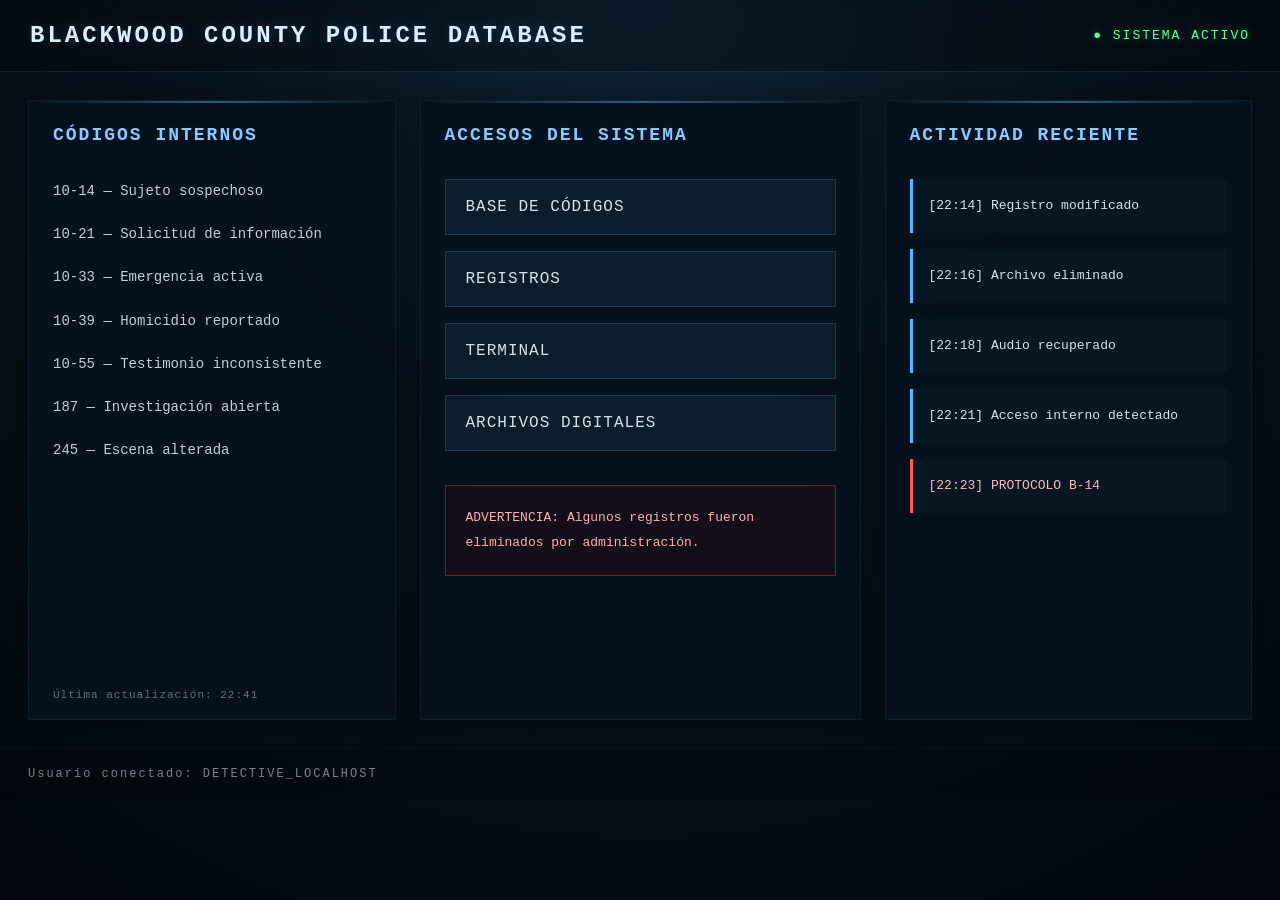
<file: sistema/index.html>
<!DOCTYPE html>
<html lang="es">

<head>

    <meta charset="UTF-8">

    <meta name="viewport"
          content="width=device-width, initial-scale=1.0">

    <title>BLACKWOOD COUNTY POLICE DATABASE</title>

    <link rel="stylesheet"
          href="sistema.css">

</head>

<body>

    <!-- ================================================= -->
    <!-- ==================== HEADER ===================== -->
    <!-- ================================================= -->

    <header class="system-header">

        <div class="system-title">

            BLACKWOOD COUNTY POLICE DATABASE

        </div>

        <div class="system-status">

            ● SISTEMA ACTIVO

        </div>

    </header>

    <!-- ================================================= -->
    <!-- ===================== GRID ====================== -->
    <!-- ================================================= -->

    <main class="dashboard-grid">

        <!-- ============================================= -->
        <!-- ================= IZQUIERDA ================= -->
        <!-- ============================================= -->

        <section class="panel">

            <h2 class="panel-title">

                CÓDIGOS INTERNOS

            </h2>

            <div class="code-line">

                10-14 — Sujeto sospechoso

            </div>

            <div class="code-line">

                10-21 — Solicitud de información

            </div>

            <div class="code-line">

                10-33 — Emergencia activa

            </div>

            <div class="code-line">

                10-39 — Homicidio reportado

            </div>

            <div class="code-line">

                10-55 — Testimonio inconsistente

            </div>

            <div class="code-line">

                187 — Investigación abierta

            </div>

            <div class="code-line">

                245 — Escena alterada

            </div>

            <div class="update-time">

                Última actualización:
                22:41

            </div>

        </section>

        <!-- ============================================= -->
        <!-- ================== CENTRO =================== -->
        <!-- ============================================= -->

        <section class="panel">

            <h2 class="panel-title">

                ACCESOS DEL SISTEMA

            </h2>

            <a href="codigos.html"
               class="access-btn">

                BASE DE CÓDIGOS

            </a>

            <a href="inconsistencia.html"
               class="access-btn">

                REGISTROS

            </a>

            <a href="interno.html"
               class="access-btn">

                TERMINAL

            </a>

            <a href="audio.html"
               class="access-btn">

                ARCHIVOS DIGITALES

            </a>

            <div class="warning-box">

                ADVERTENCIA:
                Algunos registros fueron eliminados
                por administración.

            </div>

        </section>

        <!-- ============================================= -->
        <!-- ================== DERECHA ================== -->
        <!-- ============================================= -->

        <section class="panel">

            <h2 class="panel-title">

                ACTIVIDAD RECIENTE

            </h2>

            <div class="activity-line">

                [22:14]
                Registro modificado

            </div>

            <div class="activity-line">

                [22:16]
                Archivo eliminado

            </div>

            <div class="activity-line">

                [22:18]
                Audio recuperado

            </div>

            <div class="activity-line">

                [22:21]
                Acceso interno detectado

            </div>

            <a href="b14.html"
               class="activity-line restricted-line">

                [22:23]
                PROTOCOLO B-14

            </a>

        </section>

    </main>

    <!-- ================================================= -->
    <!-- ==================== FOOTER ===================== -->
    <!-- ================================================= -->

    <footer class="system-footer">

        Usuario conectado:
        DETECTIVE_LOCALHOST

    </footer>

</body>

</html>
</file>
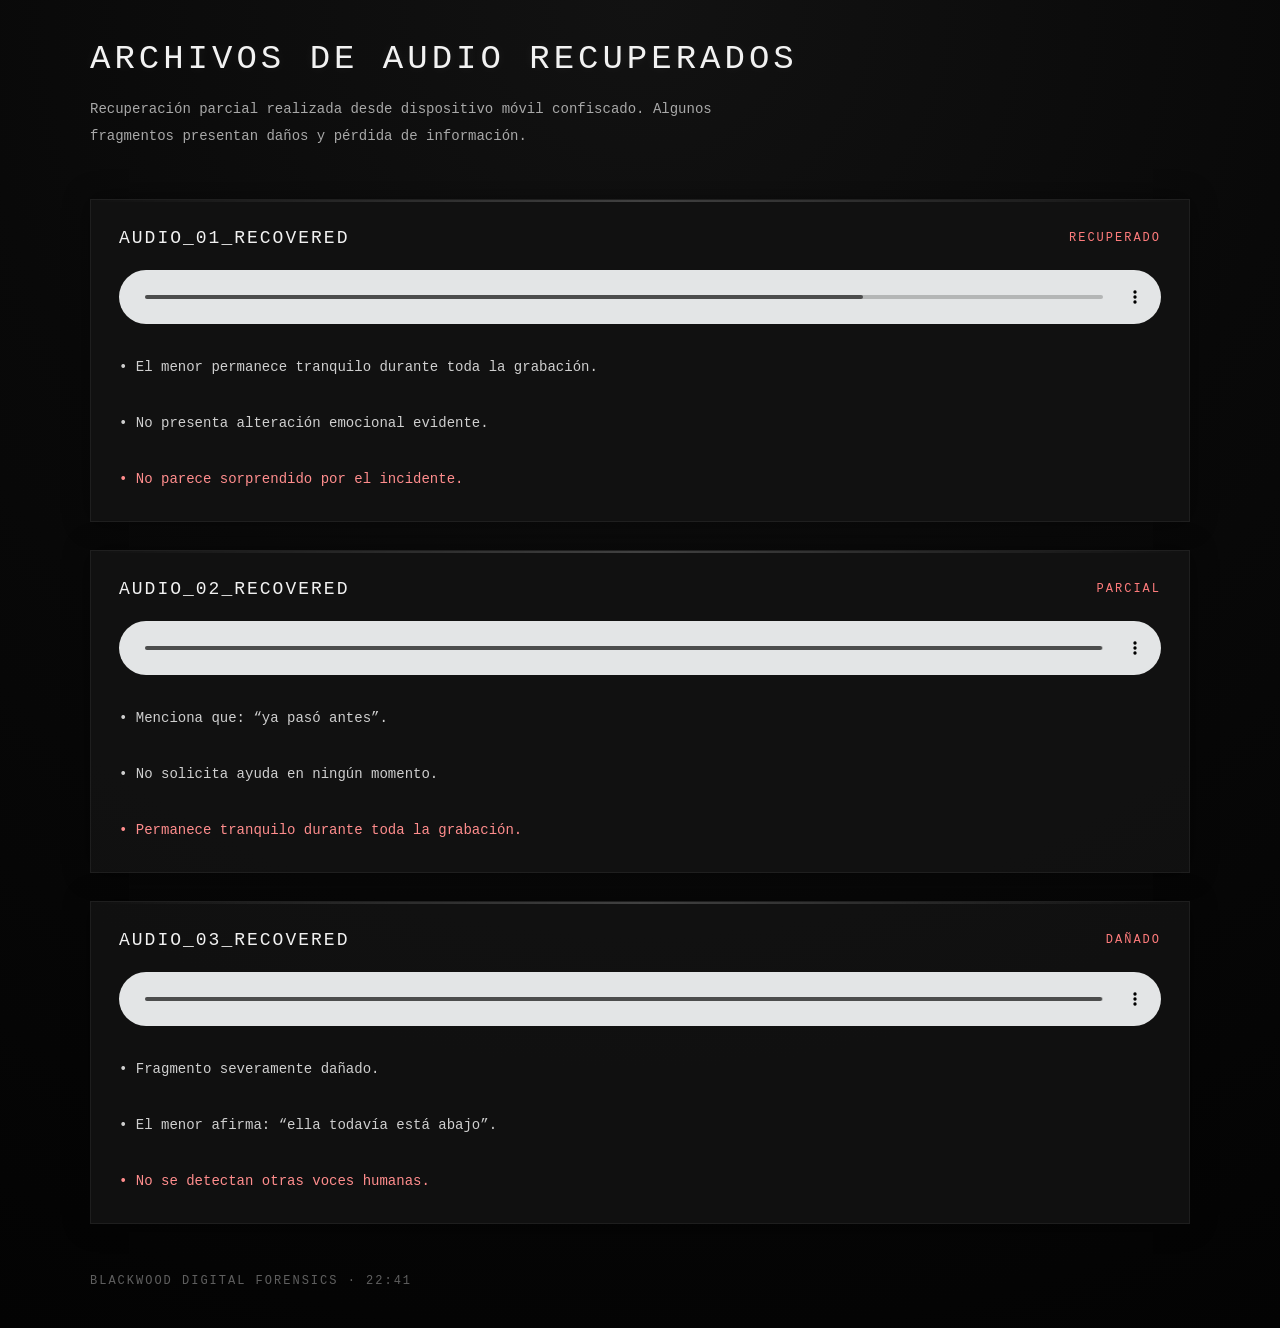
<file: sistema/audio.html>
<!DOCTYPE html>
<html lang="es">

<head>

    <meta charset="UTF-8">

    <meta name="viewport"
          content="width=device-width, initial-scale=1.0">

    <title>ARCHIVOS RECUPERADOS</title>

    <link rel="stylesheet"
          href="audio.css">

</head>

<body>

    <div class="audio-container">

        <!-- ============================================= -->
        <!-- =================== HEADER ================== -->
        <!-- ============================================= -->

        <div class="audio-header">

            <div class="audio-title">

                ARCHIVOS DE AUDIO RECUPERADOS

            </div>

            <div class="audio-subtitle">

                Recuperación parcial realizada
                desde dispositivo móvil confiscado.
                Algunos fragmentos presentan
                daños y pérdida de información.

            </div>

        </div>

        <!-- ============================================= -->
        <!-- ==================== AUDIO 1 ================ -->
        <!-- ============================================= -->

        <div class="audio-box">

            <div class="audio-top">

                <div class="audio-name">

                    AUDIO_01_RECOVERED

                </div>

                <div class="audio-status">

                    RECUPERADO

                </div>

            </div>

            <audio controls>

                <source src="audio1.mp3"
                        type="audio/mpeg">

            </audio>

            <div class="audio-notes">

                • El menor permanece tranquilo
                durante toda la grabación.<br><br>

                • No presenta alteración emocional
                evidente.<br><br>

                <span class="red-note">

                    • No parece sorprendido
                    por el incidente.

                </span>

            </div>

        </div>

        <!-- ============================================= -->
        <!-- ==================== AUDIO 2 ================ -->
        <!-- ============================================= -->

        <div class="audio-box">

            <div class="audio-top">

                <div class="audio-name">

                    AUDIO_02_RECOVERED

                </div>

                <div class="audio-status">

                    PARCIAL

                </div>

            </div>

            <audio controls>

                <source src="audio2.mp3"
                        type="audio/mpeg">

            </audio>

            <div class="audio-notes">

                • Menciona que:
                “ya pasó antes”.<br><br>

                • No solicita ayuda
                en ningún momento.<br><br>

                <span class="red-note">

                    • Permanece tranquilo
                    durante toda la grabación.

                </span>

            </div>

        </div>

        <!-- ============================================= -->
        <!-- ==================== AUDIO 3 ================ -->
        <!-- ============================================= -->

        <div class="audio-box">

            <div class="audio-top">

                <div class="audio-name">

                    AUDIO_03_RECOVERED

                </div>

                <div class="audio-status">

                    DAÑADO

                </div>

            </div>

            <audio controls>

                <source src="audio3.mp3"
                        type="audio/mpeg">

            </audio>

            <div class="audio-notes">

                • Fragmento severamente dañado.<br><br>

                • El menor afirma:
                “ella todavía está abajo”.<br><br>

                <span class="red-note">

                    • No se detectan
                    otras voces humanas.

                </span>

            </div>

        </div>

        <!-- ============================================= -->
        <!-- ==================== FOOTER ================= -->
        <!-- ============================================= -->

        <div class="audio-footer">

            BLACKWOOD DIGITAL FORENSICS · 22:41

        </div>

    </div>

</body>

</html>
</file>
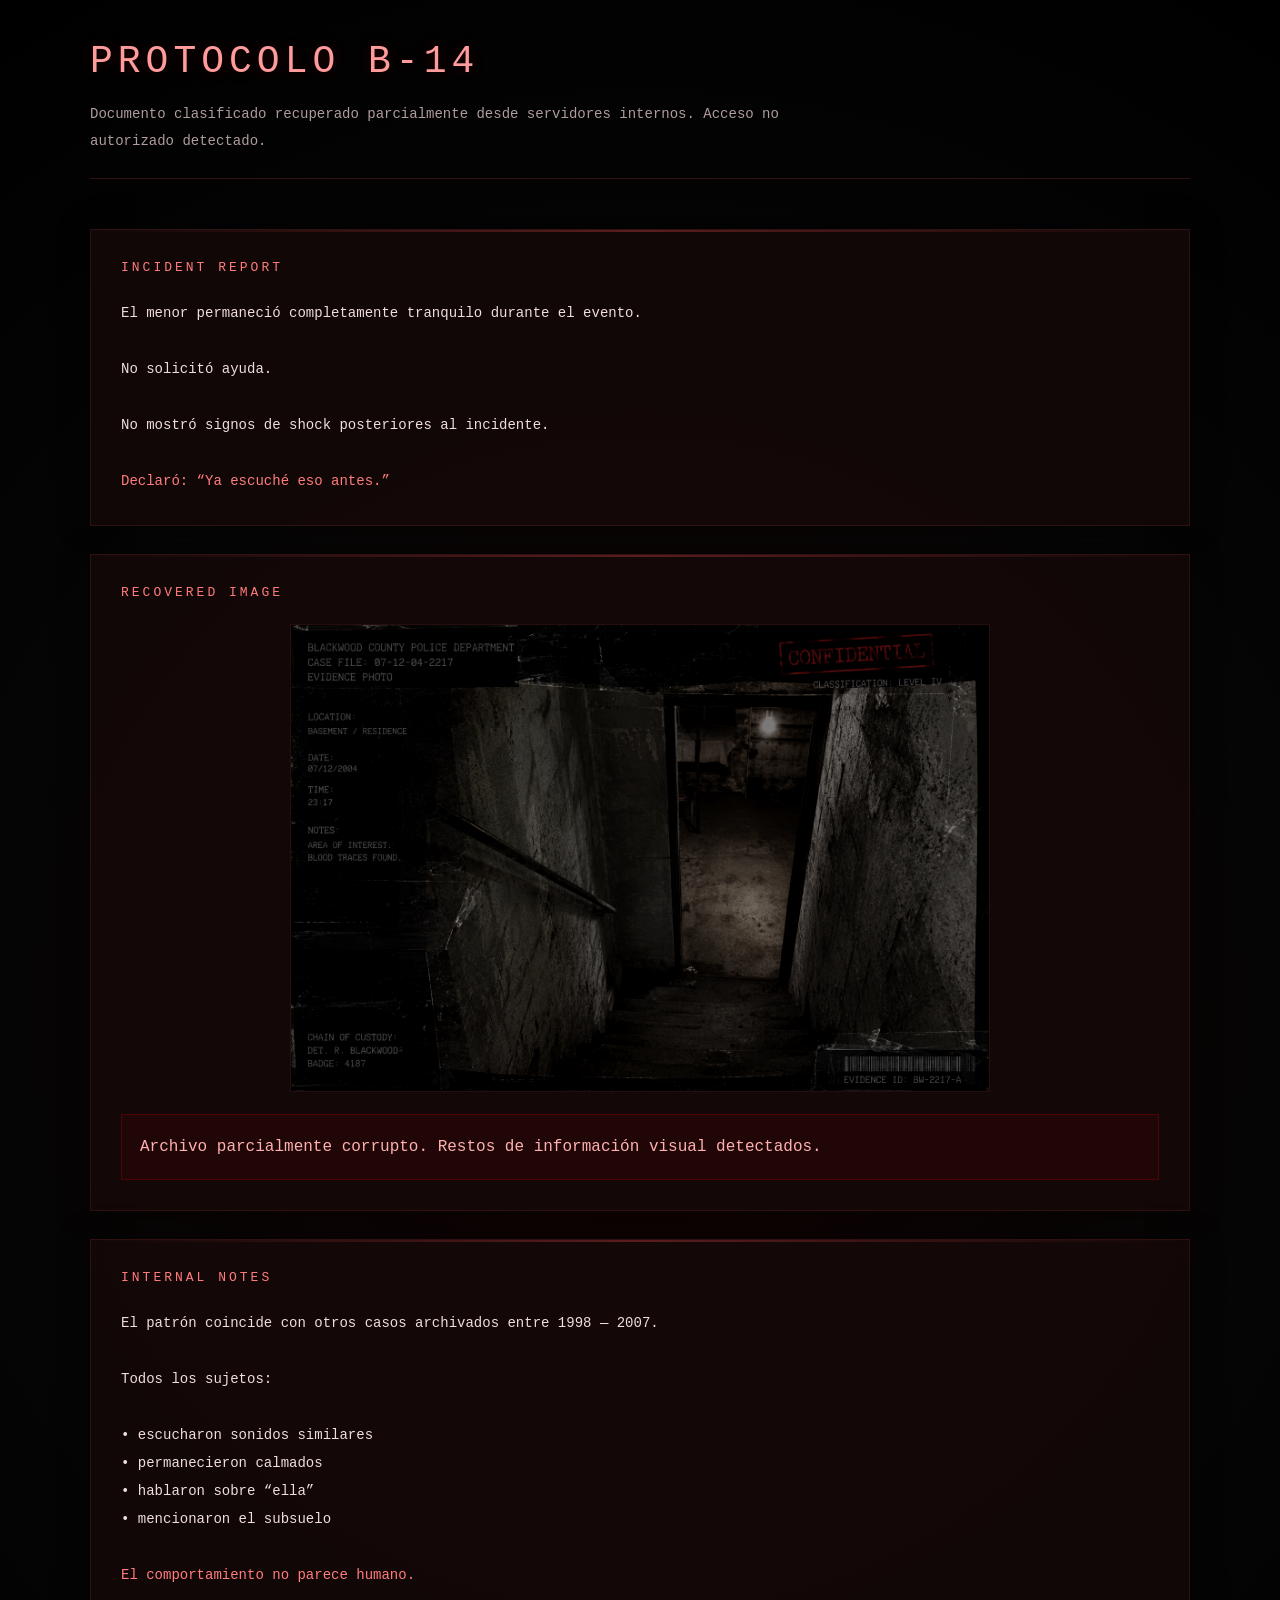
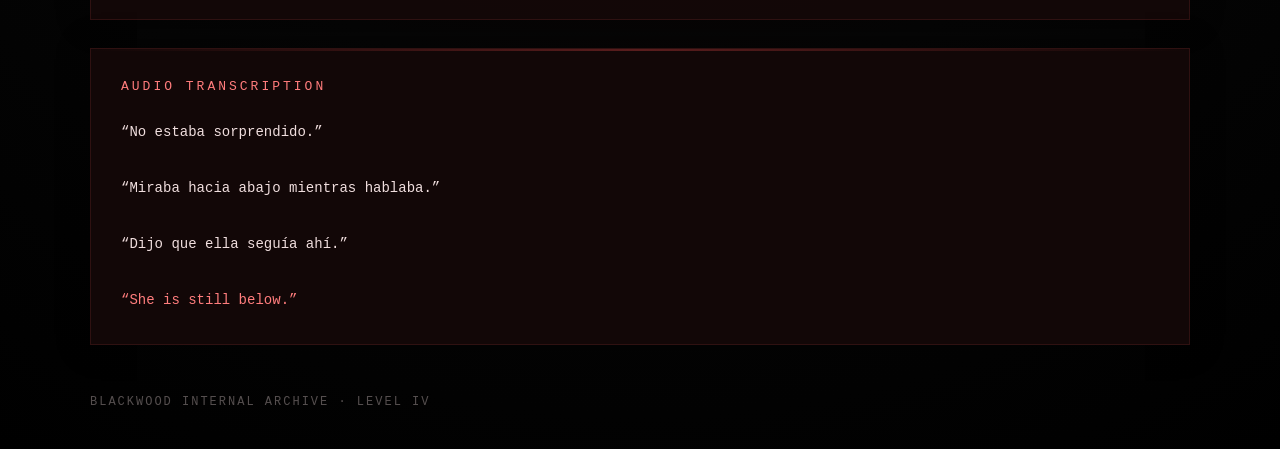
<file: sistema/b14.html>
<!DOCTYPE html>
<html lang="es">

<head>

    <meta charset="UTF-8">

    <meta name="viewport"
          content="width=device-width, initial-scale=1.0">

    <title>PROTOCOLO B-14</title>

    <link rel="stylesheet"
          href="b14.css">

</head>

<body>

    <div class="b14-container">

        <!-- ========================================= -->
        <!-- ================= HEADER ================ -->
        <!-- ========================================= -->

        <div class="b14-header">

            <div class="b14-title glitch">

                PROTOCOLO B-14

            </div>

            <div class="b14-sub">

                Documento clasificado recuperado
                parcialmente desde servidores internos.
                Acceso no autorizado detectado.

            </div>

        </div>

        <!-- ========================================= -->
        <!-- ================= BLOCK 1 =============== -->
        <!-- ========================================= -->

        <div class="b14-block">

            <div class="b14-label">

                INCIDENT REPORT

            </div>

            <div class="b14-text">

                El menor permaneció completamente
                tranquilo durante el evento.

                <br><br>

                No solicitó ayuda.

                <br><br>

                No mostró signos de shock
                posteriores al incidente.

                <br><br>

                <span class="red">

                    Declaró:
                    “Ya escuché eso antes.”

                </span>

            </div>

        </div>

        <!-- ========================================= -->
        <!-- ================= IMAGE ================= -->
        <!-- ========================================= -->

        <div class="b14-block">

            <div class="b14-label">

                RECOVERED IMAGE

            </div>

            <img src="evidence_corrupted.png"
                 class="b14-image">

            <div class="warning">

                Archivo parcialmente corrupto.
                Restos de información visual detectados.

            </div>

        </div>

        <!-- ========================================= -->
        <!-- ================= BLOCK 2 =============== -->
        <!-- ========================================= -->

        <div class="b14-block">

            <div class="b14-label">

                INTERNAL NOTES

            </div>

            <div class="b14-text">

                El patrón coincide con otros
                casos archivados entre
                1998 — 2007.

                <br><br>

                Todos los sujetos:

                <br><br>

                • escucharon sonidos similares

                <br>

                • permanecieron calmados

                <br>

                • hablaron sobre “ella”

                <br>

                • mencionaron el subsuelo

                <br><br>

                <span class="red">

                    El comportamiento no parece humano.

                </span>

            </div>

        </div>

        <!-- ========================================= -->
        <!-- ================= BLOCK 3 =============== -->
        <!-- ========================================= -->

        <div class="b14-block">

            <div class="b14-label">

                AUDIO TRANSCRIPTION

            </div>

            <div class="b14-text">

                “No estaba sorprendido.”

                <br><br>

                “Miraba hacia abajo
                mientras hablaba.”

                <br><br>

                “Dijo que ella seguía ahí.”

                <br><br>

                <span class="red">

                    “She is still below.”

                </span>

            </div>

        </div>

        <!-- ========================================= -->
        <!-- ================= FOOTER ================ -->
        <!-- ========================================= -->

        <div class="b14-footer">

            BLACKWOOD INTERNAL ARCHIVE · LEVEL IV

        </div>

    </div>

</body>

</html>
</file>
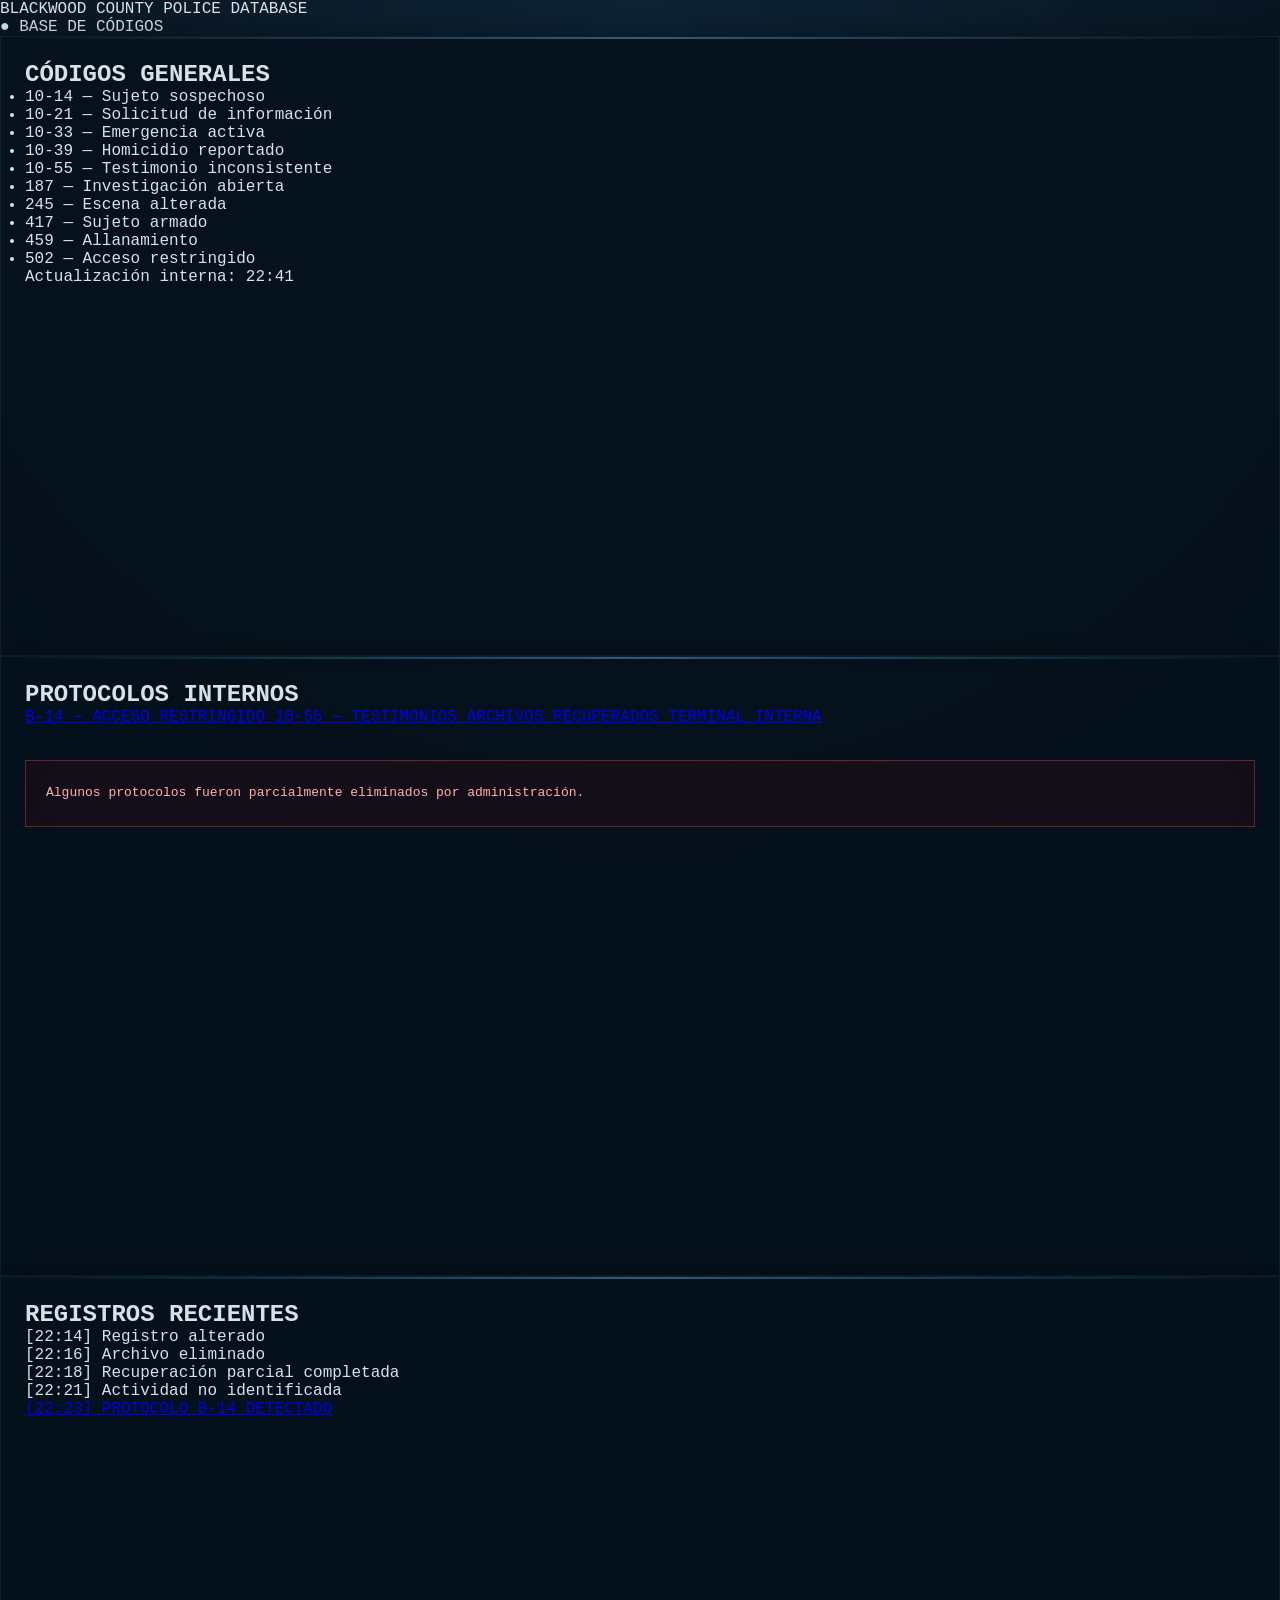
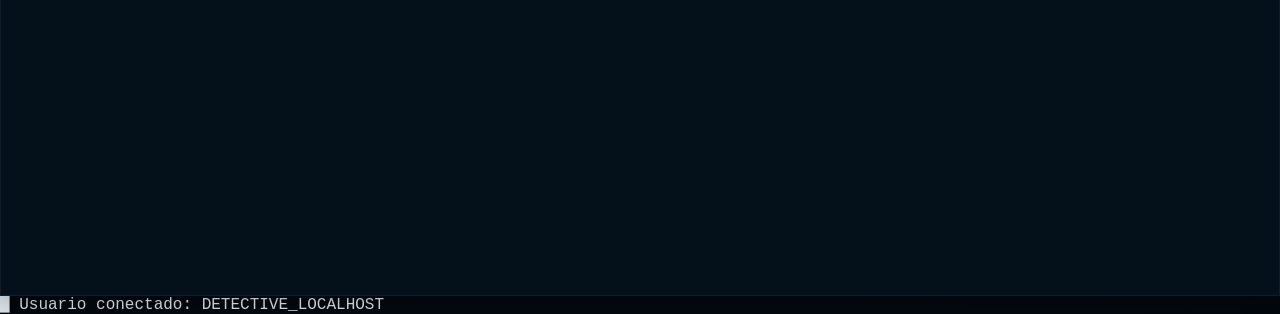
<file: sistema/codigos.html>
<!DOCTYPE html>
<html lang="es">

<head>

    <meta charset="UTF-8">

    <meta name="viewport"
          content="width=device-width, initial-scale=1.0">

    <title>BASE DE CÓDIGOS</title>

    <link rel="stylesheet"
          href="sistema.css">

</head>

<body>

    <div class="overlay"></div>

    <!-- ================================================= -->
    <!-- ===================== HEADER ==================== -->
    <!-- ================================================= -->

    <header>

        <div class="logo">

            BLACKWOOD COUNTY
            POLICE DATABASE

        </div>

        <div class="status">

            ● BASE DE CÓDIGOS

        </div>

    </header>

    <!-- ================================================= -->
    <!-- ====================== GRID ===================== -->
    <!-- ================================================= -->

    <main class="dashboard">

        <!-- ============================================= -->
        <!-- ================== CÓDIGOS ================== -->
        <!-- ============================================= -->

        <section class="panel">

            <h2>CÓDIGOS GENERALES</h2>

            <ul class="codes">

                <li>10-14 — Sujeto sospechoso</li>

                <li>10-21 — Solicitud de información</li>

                <li>10-33 — Emergencia activa</li>

                <li>10-39 — Homicidio reportado</li>

                <li>10-55 — Testimonio inconsistente</li>

                <li>187 — Investigación abierta</li>

                <li>245 — Escena alterada</li>

                <li>417 — Sujeto armado</li>

                <li>459 — Allanamiento</li>

                <li>502 — Acceso restringido</li>

            </ul>

            <div class="small-note">

                Actualización interna:
                22:41

            </div>

        </section>

        <!-- ============================================= -->
        <!-- ================= PROTOCOLOS ================ -->
        <!-- ============================================= -->

        <section class="panel">

            <h2>PROTOCOLOS INTERNOS</h2>

            <div class="buttons">

                <a href="b14.html"
                   class="sys-btn">

                    B-14 — ACCESO RESTRINGIDO

                </a>

                <a href="inconsistencia.html"
                   class="sys-btn">

                    10-55 — TESTIMONIOS

                </a>

                <a href="audio.html"
                   class="sys-btn">

                    ARCHIVOS RECUPERADOS

                </a>

                <a href="interno.html"
                   class="sys-btn">

                    TERMINAL INTERNA

                </a>

            </div>

            <div class="warning-box">

                Algunos protocolos fueron
                parcialmente eliminados
                por administración.

            </div>

        </section>

        <!-- ============================================= -->
        <!-- ================== ACTIVIDAD ================ -->
        <!-- ============================================= -->

        <section class="panel">

            <h2>REGISTROS RECIENTES</h2>

            <div class="activity">

                <div class="activity-item">

                    [22:14]
                    Registro alterado

                </div>

                <div class="activity-item">

                    [22:16]
                    Archivo eliminado

                </div>

                <div class="activity-item">

                    [22:18]
                    Recuperación parcial completada

                </div>

                <div class="activity-item">

                    [22:21]
                    Actividad no identificada

                </div>

                <a href="b14.html"
                   class="activity-item red">

                    [22:23]
                    PROTOCOLO B-14 DETECTADO

                </a>

            </div>

        </section>

    </main>

    <!-- ================================================= -->
    <!-- ===================== FOOTER ==================== -->
    <!-- ================================================= -->

    <footer class="terminal-bar">

        <span class="blink">█</span>

        Usuario conectado:
        DETECTIVE_LOCALHOST

    </footer>

    <script src="sistema.js"></script>

</body>

</html>
</file>
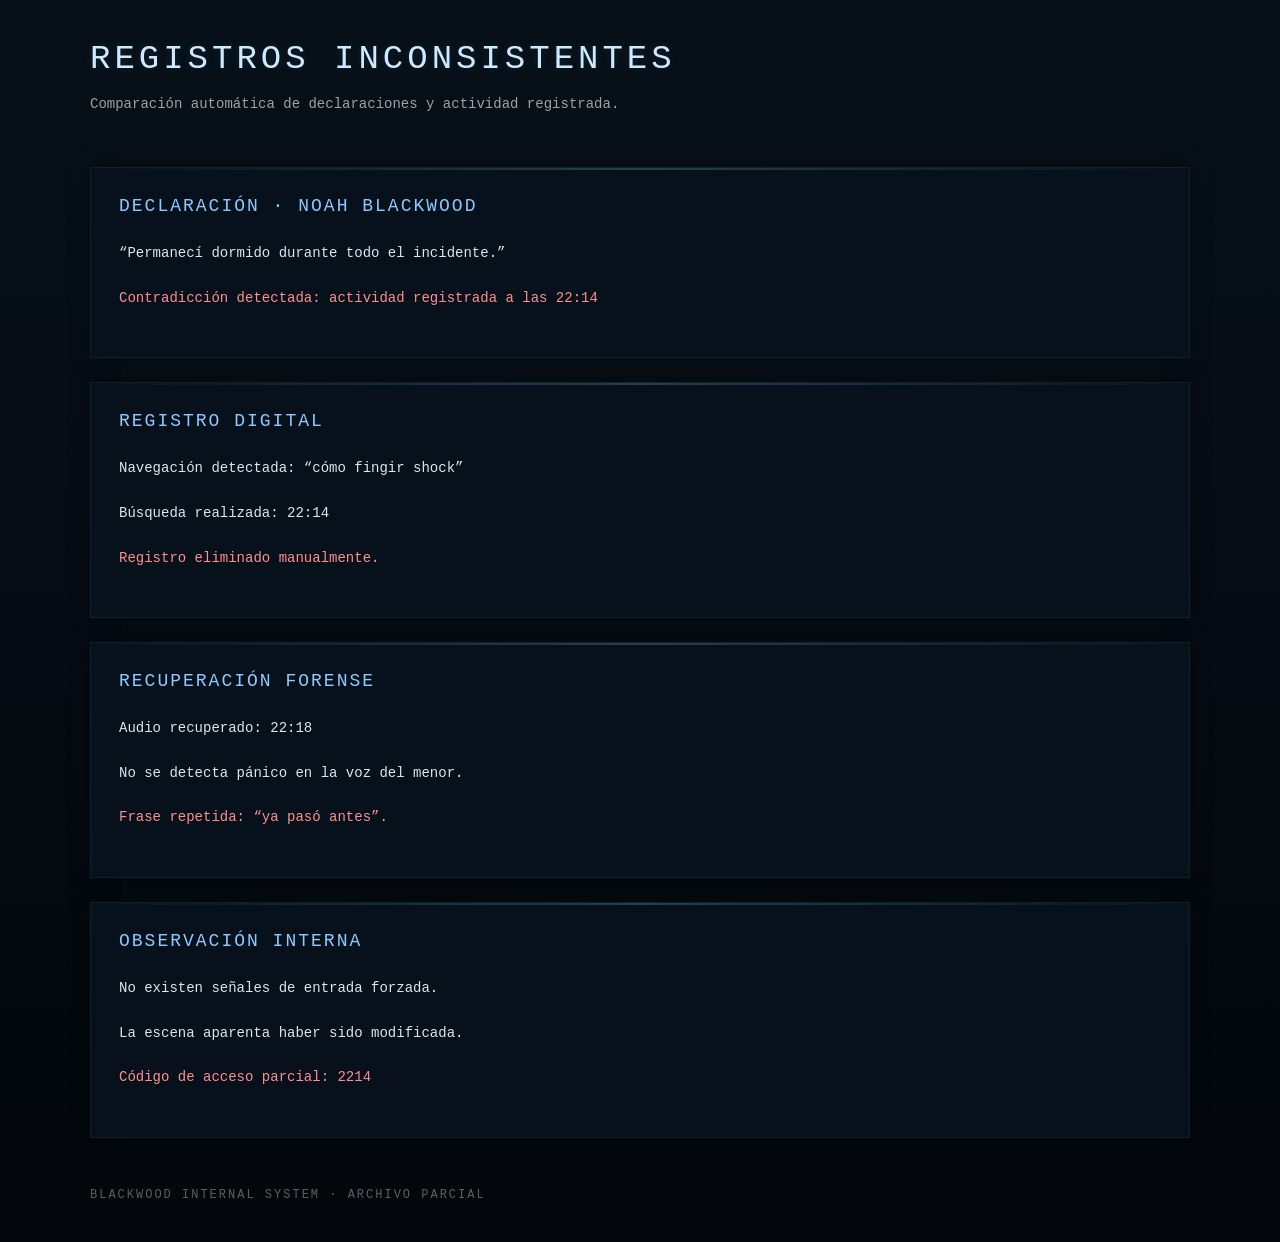
<file: sistema/inconsistencia.html>
<!DOCTYPE html>
<html lang="es">

<head>

    <meta charset="UTF-8">

    <meta name="viewport"
          content="width=device-width, initial-scale=1.0">

    <title>REGISTROS INCONSISTENTES</title>

    <link rel="stylesheet"
          href="inconsistencia.css">

</head>

<body>

    <div class="inc-container">

        <!-- ============================================= -->
        <!-- =================== HEADER ================== -->
        <!-- ============================================= -->

        <div class="inc-header">

            REGISTROS INCONSISTENTES

        </div>

        <div class="inc-sub">

            Comparación automática
            de declaraciones y actividad registrada.

        </div>

        <!-- ============================================= -->
        <!-- =================== BLOQUE 1 ================ -->
        <!-- ============================================= -->

        <div class="inc-box">

            <div class="inc-title">

                DECLARACIÓN · NOAH BLACKWOOD

            </div>

            <div class="inc-line">

                “Permanecí dormido
                durante todo el incidente.”

            </div>

            <div class="inc-line red">

                Contradicción detectada:
                actividad registrada a las 22:14

            </div>

        </div>

        <!-- ============================================= -->
        <!-- =================== BLOQUE 2 ================ -->
        <!-- ============================================= -->

        <div class="inc-box">

            <div class="inc-title">

                REGISTRO DIGITAL

            </div>

            <div class="inc-line">

                Navegación detectada:
                “cómo fingir shock”

            </div>

            <div class="inc-line">

                Búsqueda realizada:
                22:14

            </div>

            <div class="inc-line red">

                Registro eliminado manualmente.

            </div>

        </div>

        <!-- ============================================= -->
        <!-- =================== BLOQUE 3 ================ -->
        <!-- ============================================= -->

        <div class="inc-box">

            <div class="inc-title">

                RECUPERACIÓN FORENSE

            </div>

            <div class="inc-line">

                Audio recuperado:
                22:18

            </div>

            <div class="inc-line">

                No se detecta pánico
                en la voz del menor.

            </div>

            <div class="inc-line red">

                Frase repetida:
                “ya pasó antes”.

            </div>

        </div>

        <!-- ============================================= -->
        <!-- =================== BLOQUE 4 ================ -->
        <!-- ============================================= -->

        <div class="inc-box">

            <div class="inc-title">

                OBSERVACIÓN INTERNA

            </div>

            <div class="inc-line">

                No existen señales
                de entrada forzada.

            </div>

            <div class="inc-line">

                La escena aparenta
                haber sido modificada.

            </div>

            <div class="inc-line red">

                Código de acceso parcial:
                2214

            </div>

        </div>

        <!-- ============================================= -->
        <!-- ==================== FOOTER ================= -->
        <!-- ============================================= -->

        <div class="inc-footer">

            BLACKWOOD INTERNAL SYSTEM · ARCHIVO PARCIAL

        </div>

    </div>

</body>

</html>
</file>
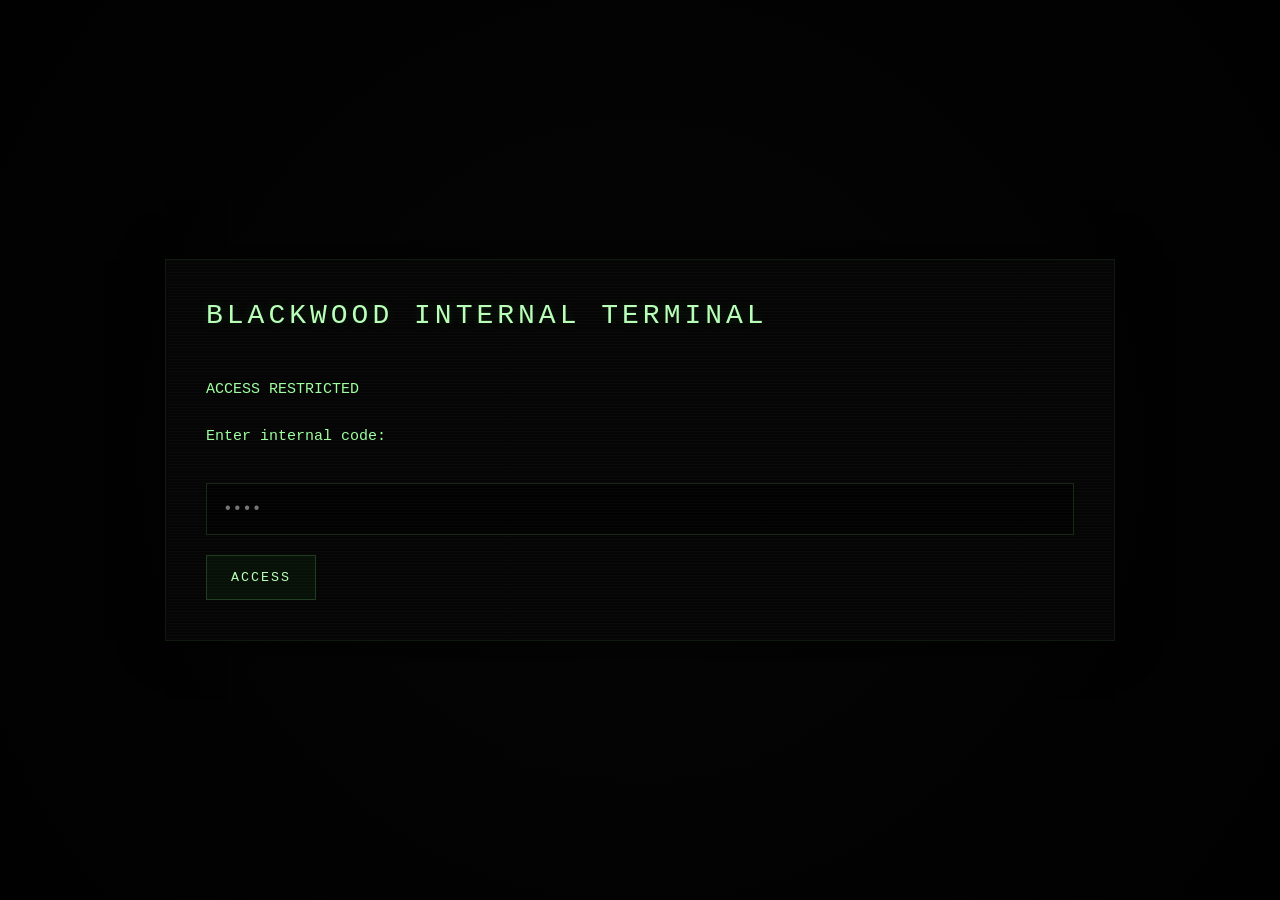
<file: sistema/interno.html>
<!DOCTYPE html>
<html lang="es">

<head>

    <meta charset="UTF-8">

    <meta name="viewport"
          content="width=device-width, initial-scale=1.0">

    <title>TERMINAL INTERNA</title>

    <link rel="stylesheet"
          href="interno.css">

</head>

<body>

    <div class="terminal-container">

        <!-- ========================================= -->
        <!-- ================= HEADER ================ -->
        <!-- ========================================= -->

        <div class="terminal-header">

            BLACKWOOD INTERNAL TERMINAL

        </div>

        <!-- ========================================= -->
        <!-- ================= LOGIN ================= -->
        <!-- ========================================= -->

        <div class="login-box"
             id="loginBox">

            <div class="terminal-line">

                ACCESS RESTRICTED

            </div>

            <div class="terminal-line">

                Enter internal code:

            </div>

            <input type="password"
                   id="passwordInput"
                   placeholder="••••">

            <button onclick="checkPassword()">

                ACCESS

            </button>

            <div class="error-text"
                 id="errorText">

                Invalid code.

            </div>

        </div>

        <!-- ========================================= -->
        <!-- ================= SYSTEM ================ -->
        <!-- ========================================= -->

        <div class="system-box hidden"
             id="systemBox">

            <div class="terminal-line green">

                ACCESS GRANTED

            </div>

            <div class="terminal-line">

                Recovering deleted records...

            </div>

            <div class="terminal-line red">

                ERROR:
                corrupted fragments detected.

            </div>

            <div class="terminal-line">

                > incident_04.log

            </div>

            <div class="terminal-line">

                > incident_07.log

            </div>

            <div class="terminal-line">

                > incident_11.log

            </div>

            <div class="terminal-line red">

                Pattern detected:
                repeated juvenile behavior.

            </div>

            <div class="terminal-line">

                “No emotional reaction.”

            </div>

            <div class="terminal-line">

                “Said he heard it before.”

            </div>

            <div class="terminal-line">

                “Phrase appears repeatedly.”

            </div>

            <div class="terminal-line glitch">

                SHE IS STILL BELOW

            </div>

            <div class="terminal-line">

                recovery interrupted...

            </div>

        </div>

    </div>

    <script src="interno.js"></script>

</body>

</html>
</file>
<file: sistema/sistema.css>
/* ===================================================== */
/* ======================== RESET ====================== */
/* ===================================================== */

*{

    margin:0;
    padding:0;

    box-sizing:border-box;
}

/* ===================================================== */
/* ========================= BODY ====================== */
/* ===================================================== */

body{

    background:
    radial-gradient(circle at top,
    #0d2233 0%,
    #06111b 45%,
    #02070d 100%);

    color:#d9e1e8;

    font-family:"Courier New", monospace;

    min-height:100vh;

    overflow-x:hidden;
}

/* ===================================================== */
/* ======================== HEADER ===================== */
/* ===================================================== */

.system-header{

    width:100%;

    display:flex;

    justify-content:space-between;

    align-items:center;

    padding:22px 30px;

    border-bottom:
    1px solid rgba(120,201,255,0.12);

    background:
    rgba(0,0,0,0.22);

    backdrop-filter:blur(6px);

    position:sticky;

    top:0;

    z-index:50;
}

/* ===================================================== */
/* ========================= TITLE ===================== */
/* ===================================================== */

.system-title{

    font-size:24px;

    letter-spacing:3px;

    font-weight:bold;

    color:#dcefff;

    text-shadow:
    0 0 10px rgba(80,180,255,0.18);
}

/* ===================================================== */
/* ========================= STATUS ==================== */
/* ===================================================== */

.system-status{

    color:#67ff9d;

    font-size:13px;

    letter-spacing:2px;

    text-shadow:
    0 0 8px rgba(70,255,120,0.35);
}

/* ===================================================== */
/* ========================== GRID ===================== */
/* ===================================================== */

.dashboard-grid{

    width:100%;

    display:grid;

    grid-template-columns:
    1fr 1.2fr 1fr;

    gap:24px;

    padding:28px;
}

/* ===================================================== */
/* ========================= PANEL ===================== */
/* ===================================================== */

.panel{

    background:
    rgba(5,17,28,0.92);

    border:
    1px solid rgba(120,201,255,0.08);

    min-height:620px;

    padding:24px;

    position:relative;

    overflow:hidden;

    box-shadow:
    0 0 25px rgba(0,0,0,0.35);
}

/* ===================================================== */
/* ======================= PANEL FX ==================== */
/* ===================================================== */

.panel::before{

    content:"";

    position:absolute;

    top:0;
    left:0;

    width:100%;
    height:2px;

    background:
    linear-gradient(
    90deg,
    transparent,
    rgba(120,201,255,0.4),
    transparent);
}

/* ===================================================== */
/* ====================== PANEL TITLE ================== */
/* ===================================================== */

.panel-title{

    font-size:18px;

    letter-spacing:2px;

    margin-bottom:34px;

    color:#8fc8ff;

    text-shadow:
    0 0 8px rgba(120,201,255,0.12);
}

/* ===================================================== */
/* ======================== CODES ====================== */
/* ===================================================== */

.code-line{

    margin-bottom:18px;

    line-height:1.8;

    font-size:14px;

    color:#d8e3ea;

    opacity:0.9;
}

/* ===================================================== */
/* ===================== UPDATE TIME =================== */
/* ===================================================== */

.update-time{

    position:absolute;

    bottom:18px;

    left:24px;

    font-size:11px;

    opacity:0.45;

    letter-spacing:1px;
}

/* ===================================================== */
/* ====================== ACCESS BTN =================== */
/* ===================================================== */

.access-btn{

    display:block;

    text-decoration:none;

    color:#d9e1e8;

    background:
    rgba(13,31,45,0.9);

    border:
    1px solid rgba(120,201,255,0.18);

    padding:18px 20px;

    margin-bottom:16px;

    transition:0.25s;

    letter-spacing:1px;

    position:relative;

    overflow:hidden;
}

/* ===================================================== */
/* ====================== BTN GLOW ===================== */
/* ===================================================== */

.access-btn::before{

    content:"";

    position:absolute;

    top:0;
    left:-100%;

    width:100%;
    height:100%;

    background:
    linear-gradient(
    90deg,
    transparent,
    rgba(120,201,255,0.12),
    transparent);

    transition:0.45s;
}

.access-btn:hover::before{

    left:100%;
}

/* ===================================================== */
/* ====================== BTN HOVER ==================== */
/* ===================================================== */

.access-btn:hover{

    transform:
    translateY(-2px);

    background:
    rgba(20,45,65,0.95);

    border-color:
    rgba(120,201,255,0.35);

    box-shadow:
    0 0 14px rgba(120,201,255,0.08);
}

/* ===================================================== */
/* ====================== WARNING ====================== */
/* ===================================================== */

.warning-box{

    margin-top:34px;

    border:
    1px solid rgba(255,80,80,0.35);

    background:
    rgba(120,0,0,0.12);

    color:#ffb0b0;

    padding:20px;

    line-height:1.9;

    font-size:13px;

    box-shadow:
    inset 0 0 20px rgba(255,0,0,0.03);
}

/* ===================================================== */
/* ====================== ACTIVITY ===================== */
/* ===================================================== */

.activity-line{

    display:block;

    text-decoration:none;

    color:#d9e1e8;

    background:
    rgba(9,22,35,0.9);

    border-left:
    3px solid #53b7ff;

    padding:16px;

    margin-bottom:16px;

    line-height:1.7;

    font-size:13px;

    transition:0.2s;
}

/* ===================================================== */
/* =================== ACTIVITY HOVER ================== */
/* ===================================================== */

.activity-line:hover{

    background:
    rgba(18,38,56,0.95);

    transform:
    translateX(3px);
}

/* ===================================================== */
/* ==================== RESTRICTED ===================== */
/* ===================================================== */

.restricted-line{

    border-left:
    3px solid #ff5d5d;

    color:#ffb8b8;
}

/* ===================================================== */
/* ========================= FOOTER ==================== */
/* ===================================================== */

.system-footer{

    width:100%;

    padding:18px 28px;

    border-top:
    1px solid rgba(120,201,255,0.08);

    background:
    rgba(0,0,0,0.25);

    opacity:0.55;

    font-size:12px;

    letter-spacing:2px;
}

/* ===================================================== */
/* ========================= MOBILE ==================== */
/* ===================================================== */

@media(max-width:1100px){

    .dashboard-grid{

        grid-template-columns:1fr;
    }

    .panel{

        min-height:auto;
    }
}

/* ===================================================== */
/* ===================== SMALL MOBILE ================== */
/* ===================================================== */

@media(max-width:700px){

    .system-header{

        flex-direction:column;

        gap:14px;

        align-items:flex-start;
    }

    .system-title{

        font-size:18px;
    }

    .dashboard-grid{

        padding:18px;
    }

    .panel{

        padding:18px;
    }
}
</file>
<file: sistema/audio.css>
/* ===================================================== */
/* ======================== RESET ====================== */
/* ===================================================== */

*{

    margin:0;
    padding:0;

    box-sizing:border-box;
}

/* ===================================================== */
/* ========================= BODY ====================== */
/* ===================================================== */

body{

    background:
    radial-gradient(circle at top,
    #121212 0%,
    #090909 45%,
    #030303 100%);

    color:#e8e8e8;

    font-family:"Courier New", monospace;

    min-height:100vh;

    padding:40px 20px;
}

/* ===================================================== */
/* ===================== CONTAINER ===================== */
/* ===================================================== */

.audio-container{

    width:100%;
    max-width:1100px;

    margin:auto;
}

/* ===================================================== */
/* ======================= HEADER ====================== */
/* ===================================================== */

.audio-header{

    margin-bottom:50px;
}

/* ===================================================== */
/* ======================== TITLE ====================== */
/* ===================================================== */

.audio-title{

    font-size:34px;

    letter-spacing:4px;

    margin-bottom:18px;

    color:#f2f2f2;

    text-shadow:
    0 0 12px rgba(255,255,255,0.08);
}

/* ===================================================== */
/* ====================== SUBTITLE ===================== */
/* ===================================================== */

.audio-subtitle{

    color:#a8a8a8;

    line-height:1.9;

    max-width:700px;

    font-size:14px;
}

/* ===================================================== */
/* ======================= AUDIO BOX =================== */
/* ===================================================== */

.audio-box{

    background:
    rgba(18,18,18,0.92);

    border:
    1px solid rgba(255,255,255,0.06);

    padding:28px;

    margin-bottom:28px;

    box-shadow:
    0 0 25px rgba(0,0,0,0.45);

    position:relative;

    overflow:hidden;
}

/* ===================================================== */
/* ======================== GLOW ======================= */
/* ===================================================== */

.audio-box::before{

    content:"";

    position:absolute;

    top:0;
    left:0;

    width:100%;
    height:2px;

    background:
    linear-gradient(
    90deg,
    transparent,
    rgba(255,255,255,0.2),
    transparent);
}

/* ===================================================== */
/* ======================= AUDIO TOP =================== */
/* ===================================================== */

.audio-top{

    display:flex;

    justify-content:space-between;

    align-items:center;

    margin-bottom:22px;
}

/* ===================================================== */
/* ======================= AUDIO NAME ================== */
/* ===================================================== */

.audio-name{

    font-size:18px;

    letter-spacing:2px;

    color:#f1f1f1;
}

/* ===================================================== */
/* ====================== AUDIO STATUS ================= */
/* ===================================================== */

.audio-status{

    color:#ff7c7c;

    font-size:12px;

    letter-spacing:2px;
}

/* ===================================================== */
/* ========================= AUDIO ===================== */
/* ===================================================== */

audio{

    width:100%;

    margin-bottom:24px;

    filter:
    contrast(1.1)
    brightness(0.9);
}

/* ===================================================== */
/* ======================== NOTES ====================== */
/* ===================================================== */

.audio-notes{

    line-height:2;

    color:#cfcfcf;

    font-size:14px;
}

/* ===================================================== */
/* ======================= RED NOTE ==================== */
/* ===================================================== */

.red-note{

    color:#ff8d8d;
}

/* ===================================================== */
/* ======================== FOOTER ===================== */
/* ===================================================== */

.audio-footer{

    margin-top:50px;

    opacity:0.4;

    letter-spacing:2px;

    font-size:12px;
}

/* ===================================================== */
/* ======================== MOBILE ===================== */
/* ===================================================== */

@media(max-width:700px){

    .audio-title{

        font-size:24px;
    }

    .audio-top{

        flex-direction:column;

        align-items:flex-start;

        gap:10px;
    }

    .audio-box{

        padding:20px;
    }
}
</file>
<file: sistema/b14.css>
/* ===================================================== */
/* ======================== RESET ====================== */
/* ===================================================== */

*{

    margin:0;
    padding:0;

    box-sizing:border-box;
}

/* ===================================================== */
/* ========================= BODY ====================== */
/* ===================================================== */

body{

    background:
    radial-gradient(circle at center,
    #120000 0%,
    #050505 55%,
    #000000 100%);

    color:#f0dede;

    font-family:"Courier New", monospace;

    min-height:100vh;

    padding:40px 20px;

    overflow-x:hidden;
}

/* ===================================================== */
/* ====================== CONTAINER ==================== */
/* ===================================================== */

.b14-container{

    width:100%;
    max-width:1100px;

    margin:auto;

    position:relative;
}

/* ===================================================== */
/* ======================== HEADER ===================== */
/* ===================================================== */

.b14-header{

    margin-bottom:50px;

    border-bottom:
    1px solid rgba(255,80,80,0.18);

    padding-bottom:24px;
}

/* ===================================================== */
/* ========================= TITLE ===================== */
/* ===================================================== */

.b14-title{

    font-size:38px;

    letter-spacing:5px;

    color:#ff9b9b;

    margin-bottom:18px;

    text-shadow:
    0 0 14px rgba(255,0,0,0.18);
}

/* ===================================================== */
/* ====================== SUBTITLE ===================== */
/* ===================================================== */

.b14-sub{

    line-height:1.9;

    max-width:760px;

    color:#d6bebe;

    opacity:0.82;

    font-size:14px;
}

/* ===================================================== */
/* ========================= BLOCK ===================== */
/* ===================================================== */

.b14-block{

    background:
    rgba(20,8,8,0.92);

    border:
    1px solid rgba(255,90,90,0.12);

    padding:30px;

    margin-bottom:28px;

    position:relative;

    overflow:hidden;

    box-shadow:
    0 0 30px rgba(0,0,0,0.45);
}

/* ===================================================== */
/* ====================== TOP GLOW ===================== */
/* ===================================================== */

.b14-block::before{

    content:"";

    position:absolute;

    top:0;
    left:0;

    width:100%;
    height:2px;

    background:
    linear-gradient(
    90deg,
    transparent,
    rgba(255,80,80,0.3),
    transparent);
}

/* ===================================================== */
/* ======================== LABEL ====================== */
/* ===================================================== */

.b14-label{

    color:#ff7c7c;

    letter-spacing:3px;

    margin-bottom:24px;

    font-size:13px;
}

/* ===================================================== */
/* ========================= TEXT ====================== */
/* ===================================================== */

.b14-text{

    line-height:2;

    font-size:14px;

    color:#f0dede;
}

/* ===================================================== */
/* ========================== RED ====================== */
/* ===================================================== */

.red{

    color:#ff7d7d;
}

/* ===================================================== */
/* ======================= WARNING ===================== */
/* ===================================================== */

.warning{

    margin-top:22px;

    padding:18px;

    border:
    1px solid rgba(255,0,0,0.2);

    background:
    rgba(120,0,0,0.12);

    color:#ffb0b0;

    line-height:1.8;
}

/* ===================================================== */
/* ======================== FOOTER ===================== */
/* ===================================================== */

.b14-footer{

    margin-top:50px;

    opacity:0.35;

    letter-spacing:2px;

    font-size:12px;
}

/* ===================================================== */
/* ======================== GLITCH ===================== */
/* ===================================================== */

.glitch{

    animation:
    glitch 1.5s infinite;

    display:inline-block;
}

/* ===================================================== */
/* ==================== GLITCH ANIM ==================== */
/* ===================================================== */

@keyframes glitch{

    0%{

        transform:translate(0);
    }

    20%{

        transform:translate(-2px,1px);
    }

    40%{

        transform:translate(2px,-1px);
    }

    60%{

        transform:translate(-1px,2px);
    }

    80%{

        transform:translate(1px,-2px);
    }

    100%{

        transform:translate(0);
    }
}

/* ===================================================== */
/* ======================== MOBILE ===================== */
/* ===================================================== */

@media(max-width:700px){

    .b14-title{

        font-size:24px;

        line-height:1.5;
    }

    .b14-block{

        padding:20px;
    }
}
/* ===================================================== */
/* ======================== IMAGE ====================== */
/* ===================================================== */

.b14-image{

    width:100%;

    max-width:700px;

    display:block;

    margin:auto;

    border:
    1px solid rgba(255,80,80,0.12);

    filter:
    contrast(1.05)
    brightness(0.82)
    grayscale(0.15);

    opacity:0.92;
}
</file>
<file: sistema/inconsistencia.css>
/* ===================================================== */
/* ======================== RESET ====================== */
/* ===================================================== */

*{

    margin:0;
    padding:0;

    box-sizing:border-box;
}

/* ===================================================== */
/* ========================= BODY ====================== */
/* ===================================================== */

body{

    background:
    linear-gradient(
    180deg,
    #071018 0%,
    #03070c 100%);

    color:#d8e3ea;

    font-family:"Courier New", monospace;

    min-height:100vh;

    padding:40px 20px;
}

/* ===================================================== */
/* ====================== CONTAINER ==================== */
/* ===================================================== */

.inc-container{

    width:100%;
    max-width:1100px;

    margin:auto;
}

/* ===================================================== */
/* ======================== HEADER ===================== */
/* ===================================================== */

.inc-header{

    font-size:34px;

    letter-spacing:4px;

    margin-bottom:14px;

    color:#cfe9ff;

    text-shadow:
    0 0 10px rgba(120,201,255,0.12);
}

/* ===================================================== */
/* ====================== SUB HEADER =================== */
/* ===================================================== */

.inc-sub{

    opacity:0.7;

    line-height:1.8;

    margin-bottom:50px;

    max-width:700px;

    font-size:14px;
}

/* ===================================================== */
/* ========================= BOX ======================= */
/* ===================================================== */

.inc-box{

    background:
    rgba(8,18,28,0.94);

    border:
    1px solid rgba(120,201,255,0.08);

    padding:28px;

    margin-bottom:24px;

    position:relative;

    overflow:hidden;

    box-shadow:
    0 0 20px rgba(0,0,0,0.35);
}

/* ===================================================== */
/* ======================== GLOW ======================= */
/* ===================================================== */

.inc-box::before{

    content:"";

    position:absolute;

    top:0;
    left:0;

    width:100%;
    height:2px;

    background:
    linear-gradient(
    90deg,
    transparent,
    rgba(120,201,255,0.25),
    transparent);
}

/* ===================================================== */
/* ======================== TITLE ====================== */
/* ===================================================== */

.inc-title{

    font-size:18px;

    letter-spacing:2px;

    margin-bottom:24px;

    color:#8fc8ff;
}

/* ===================================================== */
/* ========================= LINE ====================== */
/* ===================================================== */

.inc-line{

    margin-bottom:18px;

    line-height:1.9;

    font-size:14px;

    color:#dce6ed;
}

/* ===================================================== */
/* ========================== RED ====================== */
/* ===================================================== */

.red{

    color:#ff8f8f;
}

/* ===================================================== */
/* ======================== FOOTER ===================== */
/* ===================================================== */

.inc-footer{

    margin-top:50px;

    opacity:0.4;

    letter-spacing:2px;

    font-size:12px;
}

/* ===================================================== */
/* ======================== MOBILE ===================== */
/* ===================================================== */

@media(max-width:700px){

    .inc-header{

        font-size:24px;
    }

    .inc-box{

        padding:20px;
    }
}
</file>
<file: sistema/interno.css>
/* ===================================================== */
/* ======================== RESET ====================== */
/* ===================================================== */

*{

    margin:0;
    padding:0;

    box-sizing:border-box;
}

/* ===================================================== */
/* ========================= BODY ====================== */
/* ===================================================== */

body{

    background:
    radial-gradient(circle at center,
    #050505 0%,
    #010101 100%);

    color:#8cff8c;

    font-family:"Courier New", monospace;

    min-height:100vh;

    display:flex;

    justify-content:center;

    align-items:center;

    padding:30px;

    overflow:hidden;
}

/* ===================================================== */
/* ====================== CONTAINER ==================== */
/* ===================================================== */

.terminal-container{

    width:100%;
    max-width:950px;

    background:#050505;

    border:
    1px solid rgba(140,255,140,0.08);

    padding:40px;

    position:relative;

    overflow:hidden;

    box-shadow:
    0 0 40px rgba(0,0,0,0.75);
}

/* ===================================================== */
/* ======================= SCANLINES =================== */
/* ===================================================== */

.terminal-container::before{

    content:"";

    position:absolute;

    top:0;
    left:0;

    width:100%;
    height:100%;

    background:
    repeating-linear-gradient(
    to bottom,
    rgba(255,255,255,0.015),
    rgba(255,255,255,0.015) 1px,
    transparent 1px,
    transparent 3px);

    pointer-events:none;
}

/* ===================================================== */
/* ======================== HEADER ===================== */
/* ===================================================== */

.terminal-header{

    font-size:28px;

    letter-spacing:4px;

    margin-bottom:45px;

    color:#b8ffb8;

    text-shadow:
    0 0 12px rgba(120,255,120,0.15);
}

/* ===================================================== */
/* ======================= LOGIN BOX =================== */
/* ===================================================== */

.login-box{

    width:100%;
}

/* ===================================================== */
/* ====================== SYSTEM BOX =================== */
/* ===================================================== */

.system-box{

    width:100%;

    margin-top:35px;
}

/* ===================================================== */
/* ========================= LINE ====================== */
/* ===================================================== */

.terminal-line{

    margin-bottom:18px;

    line-height:1.9;

    font-size:15px;

    color:#9eff9e;
}

/* ===================================================== */
/* ========================= INPUT ===================== */
/* ===================================================== */

input{

    width:100%;

    background:#020202;

    border:
    1px solid rgba(140,255,140,0.15);

    padding:16px;

    margin-top:14px;

    margin-bottom:20px;

    color:#b8ffb8;

    font-size:16px;

    font-family:"Courier New", monospace;

    outline:none;
}

/* ===================================================== */
/* ========================= BUTTON ==================== */
/* ===================================================== */

button{

    background:#071107;

    border:
    1px solid rgba(140,255,140,0.18);

    color:#b8ffb8;

    padding:14px 24px;

    cursor:pointer;

    font-family:"Courier New", monospace;

    letter-spacing:2px;

    transition:0.2s;
}

/* ===================================================== */
/* ====================== BUTTON FX ==================== */
/* ===================================================== */

button:hover{

    background:#102010;

    transform:translateY(-2px);

    box-shadow:
    0 0 12px rgba(120,255,120,0.08);
}

/* ===================================================== */
/* ======================== ERROR ====================== */
/* ===================================================== */

.error-text{

    margin-top:16px;

    color:#ff7070;

    display:none;
}

/* ===================================================== */
/* ======================== COLORS ===================== */
/* ===================================================== */

.green{

    color:#7dff7d;
}

.red{

    color:#ff7d7d;
}

/* ===================================================== */
/* ======================== HIDDEN ===================== */
/* ===================================================== */

.hidden{

    display:none;
}

/* ===================================================== */
/* ======================== GLITCH ===================== */
/* ===================================================== */

.glitch{

    color:#ffffff;

    letter-spacing:3px;

    font-size:18px;

    margin-top:30px;

    animation:
    glitch 1.2s infinite;
}

/* ===================================================== */
/* ==================== GLITCH ANIM ==================== */
/* ===================================================== */

@keyframes glitch{

    0%{

        transform:translate(0);
    }

    20%{

        transform:translate(-2px,1px);
    }

    40%{

        transform:translate(2px,-1px);
    }

    60%{

        transform:translate(-1px,2px);
    }

    80%{

        transform:translate(1px,-2px);
    }

    100%{

        transform:translate(0);
    }
}

/* ===================================================== */
/* ========================= MOBILE ==================== */
/* ===================================================== */

@media(max-width:700px){

    .terminal-container{

        padding:24px;
    }

    .terminal-header{

        font-size:20px;

        line-height:1.6;
    }

    .terminal-line{

        font-size:14px;
    }

    input{

        font-size:14px;
    }
}
</file>
